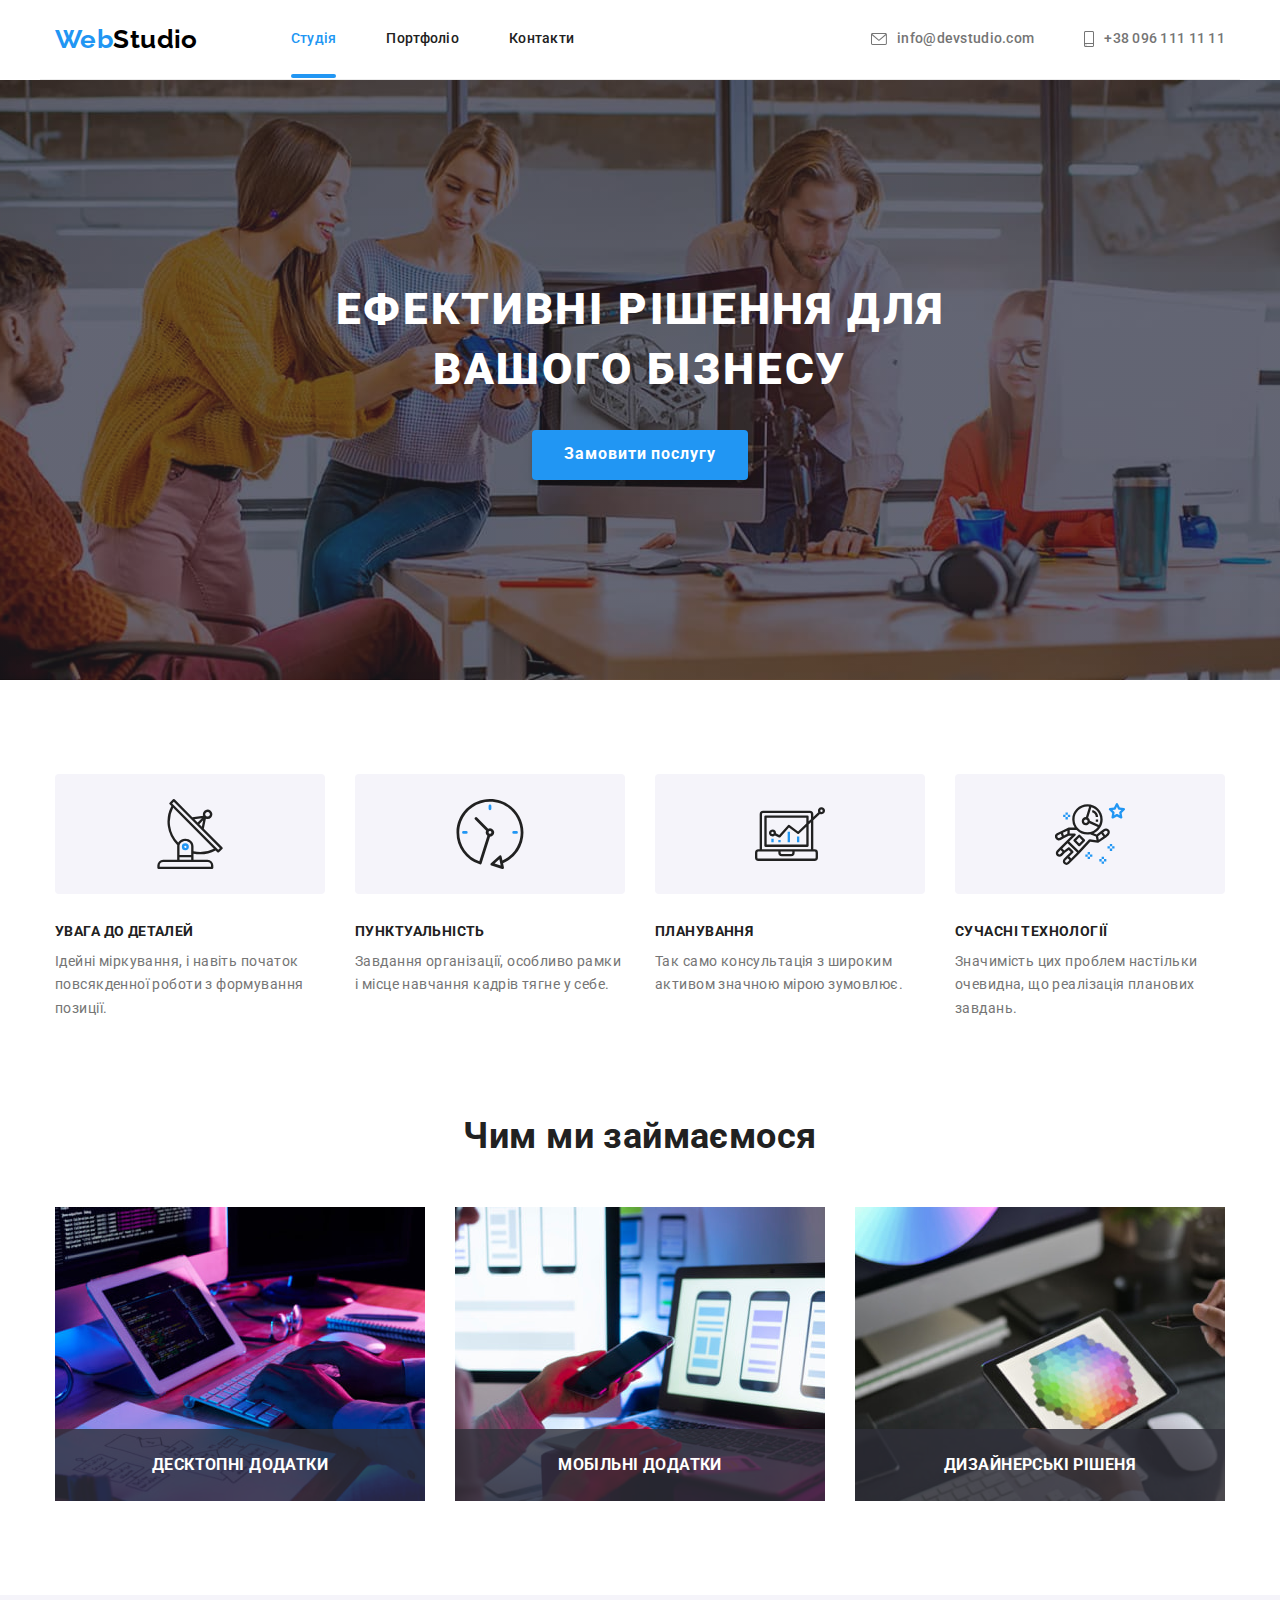
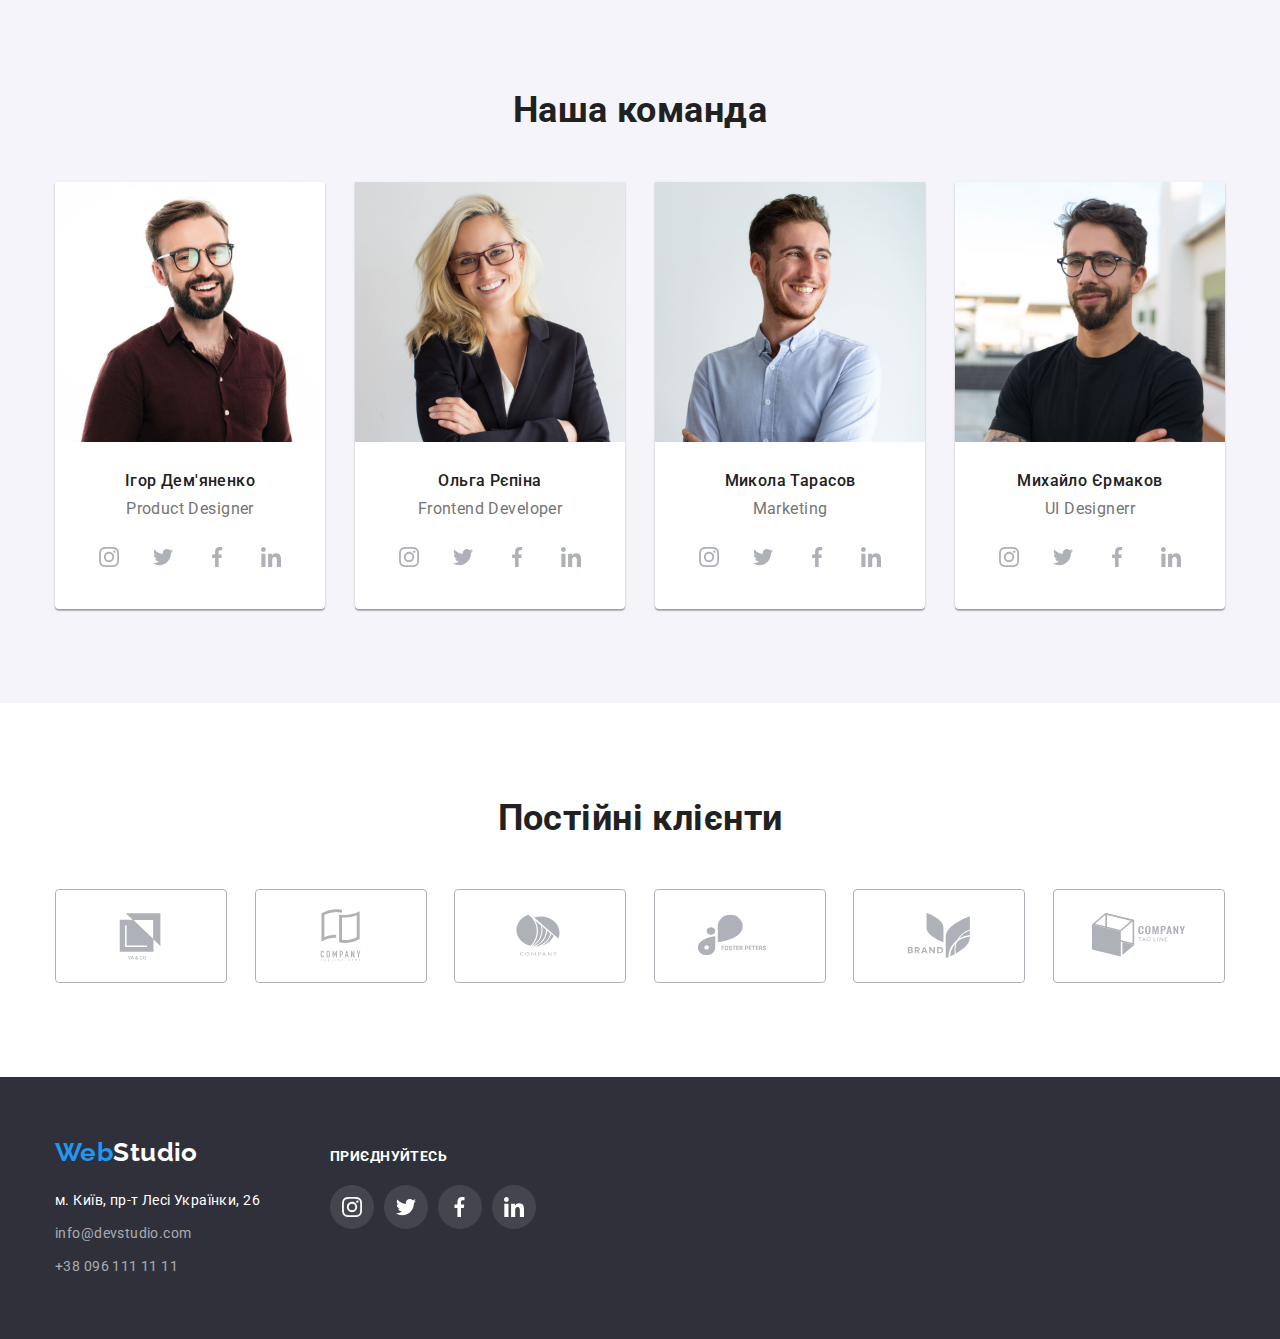
<file: index.html>
<!DOCTYPE html>
<html lang="uk">
  <head>
    <meta charset="UTF-8" />
    <meta http-equiv="X-UA-Compatible" content="IE=edge" />
    <meta name="viewport" content="width=device-width, initial-scale=1.0" />
    <title>WebStudio</title>
    <link rel="preconnect" href="https://fonts.googleapis.com" />
    <link rel="preconnect" href="https://fonts.gstatic.com" crossorigin />
    <link
      href="https://fonts.googleapis.com/css2?family=Raleway:wght@700&family=Roboto:wght@400;500;700;900&display=swap"
      rel="stylesheet"
    />
    <link
      rel="stylesheet"
      href="https://cdnjs.cloudflare.com/ajax/libs/modern-normalize/1.1.0/modern-normalize.min.css"
    />
    <link rel="stylesheet" href="css/styles.css" />
  </head>
  <body>
    <header class="header">
      <div class="container">
        <nav class="header-nav">
          <a class="logo" href="./index.html"><span class="logo-accent">Web</span>Studio</a>
          <ul class="nav-list">
            <li class="nav-item">
              <a class="nav-link nav-link-current" href="./index.html">Студія</a>
            </li>
            <li class="nav-item"><a class="nav-link" href="./portfolio.html">Портфоліо</a></li>
            <li class="nav-item"><a class="nav-link" href="/">Контакти</a></li>
          </ul>
        </nav>
        <ul class="contacts">
          <li class="contacts-item">
            <a class="contacts-link" href="mailto:info@devstudio.com">
              <svg class="icon-envelope" width="16" height="12">
                <use href="./images/icons.svg#icon-envelope"></use>
              </svg>
              <span>info@devstudio.com</span>
            </a>
          </li>
          <li class="contacts-item">
            <a class="contacts-link" href="tel:+380961111111">
              <svg class="icon-smartphone" width="10" height="16">
                <use href="./images/icons.svg#icon-smartphone"></use>
              </svg>
              <span>+38 096 111 11 11</span>
            </a>
          </li>
        </ul>
      </div>
    </header>

    <main>
      <section class="hero">
        <div class="container">
          <h1 class="hero-title">Ефективні рішення для вашого бізнесу</h1>
          <button class="hero-button" type="button" data-modal-open>Замовити послугу</button>
        </div>
      </section>
      <section class="qualities">
        <div class="container">
          <h2 class="visually-hidden">Якості</h2>
          <ul class="qualities-list">
            <li class="qualities-item">
              <div class="qualities-box">
                <svg class="qualities-icon" width="70" height="70">
                  <use href="./images/icons.svg#icon-antenna"></use>
                </svg>
              </div>
              <h3 class="qualities-title">УВАГА ДО ДЕТАЛЕЙ</h3>
              <p class="qualities-description">
                Ідейні міркування, і навіть початок повсякденної роботи з формування позиції.
              </p>
            </li>
            <li class="qualities-item">
              <div class="qualities-box">
                <svg class="qualities-icon" width="70" height="70">
                  <use href="./images/icons.svg#icon-clock"></use>
                </svg>
              </div>
              <h3 class="qualities-title">ПУНКТУАЛЬНІСТЬ</h3>
              <p class="qualities-description">
                Завдання організації, особливо рамки і місце навчання кадрів тягне у себе.
              </p>
            </li>
            <li class="qualities-item">
              <div class="qualities-box">
                <svg class="qualities-icon" width="70" height="70">
                  <use href="./images/icons.svg#icon-diagram"></use>
                </svg>
              </div>
              <h3 class="qualities-title">ПЛАНУВАННЯ</h3>
              <p class="qualities-description">
                Так само консультація з широким активом значною мірою зумовлює.
              </p>
            </li>
            <li class="qualities-item">
              <div class="qualities-box">
                <svg class="qualities-icon" width="70" height="70">
                  <use href="./images/icons.svg#icon-astronaut"></use>
                </svg>
              </div>
              <h3 class="qualities-title">СУЧАСНІ ТЕХНОЛОГІЇ</h3>
              <p class="qualities-description">
                Значимість цих проблем настільки очевидна, що реалізація планових завдань.
              </p>
            </li>
          </ul>
        </div>
      </section>
      <section class="activity-sphere">
        <div class="container">
          <h2 class="section-title">Чим ми займаємося</h2>
          <ul class="activity-list">
            <li class="activity-item">
              <img src="./images/box1.jpg" alt="людина друкує код" width="370" />
              <h3 class="activity-title">Десктопні додатки</h3>
            </li>
            <li class="activity-item">
              <img
                src="./images/box2.jpg"
                alt="людина працює за комп'ютером та тримає в руках телефон"
                width="370"
              />
              <h3 class="activity-title">Мобільні додатки</h3>
            </li>
            <li class="activity-item">
              <img
                src="./images/box3.jpg"
                alt="людина обирає колір з гамми на планшеті"
                width="370"
              />
              <h3 class="activity-title">Дизайнерські рішеня</h3>
            </li>
          </ul>
        </div>
      </section>
      <section class="team">
        <div class="container">
          <h2 class="section-title">Наша команда</h2>
          <ul class="team-list">
            <li class="team-item">
              <img
                class="team-img"
                src="./images/team1.jpg"
                alt="чоловік в червоній сорочці"
                width="270"
              />
              <div class="team-box">
                <h3 class="team-name">Ігор Дем'яненко</h3>
                <p class="team-desc">Product Designer</p>
                <ul class="socialnet-list">
                  <li class="socialnet-item">
                    <a class="socialnet-link" href="https://www.instagram.com/" target="_blank">
                      <svg class="socialnet-icon" width="20px" height="20px">
                        <use href="./images/icons.svg#icon-instagram"></use>
                      </svg>
                    </a>
                  </li>
                  <li class="socialnet-item">
                    <a class="socialnet-link" href="https://twitter.com/" target="_blank">
                      <svg class="socialnet-icon" width="20px" height="20px">
                        <use href="./images/icons.svg#icon-twitter"></use>
                      </svg>
                    </a>
                  </li>
                  <li class="socialnet-item">
                    <a class="socialnet-link" href="https://www.facebook.com/" target="_blank">
                      <svg class="socialnet-icon" width="20px" height="20px">
                        <use href="./images/icons.svg#icon-facebook"></use>
                      </svg>
                    </a>
                  </li>
                  <li class="socialnet-item">
                    <a class="socialnet-link" href="https://www.linkedin.com/" target="_blank">
                      <svg class="socialnet-icon" width="20px" height="20px">
                        <use href="./images/icons.svg#icon-linkedin"></use>
                      </svg>
                    </a>
                  </li>
                </ul>
              </div>
            </li>
            <li class="team-item">
              <img class="team-img" src="./images/team2.jpg" alt="жінка в окулярах" width="270" />
              <div class="team-box">
                <h3 class="team-name">Ольга Рєпіна</h3>
                <p class="team-desc">Frontend Developer</p>
                <ul class="socialnet-list">
                  <li class="socialnet-item">
                    <a class="socialnet-link" href="https://www.instagram.com/" target="_blank">
                      <svg class="socialnet-icon" width="20px" height="20px">
                        <use href="./images/icons.svg#icon-instagram"></use>
                      </svg>
                    </a>
                  </li>
                  <li class="socialnet-item">
                    <a class="socialnet-link" href="https://twitter.com/" target="_blank">
                      <svg class="socialnet-icon" width="20px" height="20px">
                        <use href="./images/icons.svg#icon-twitter"></use>
                      </svg>
                    </a>
                  </li>
                  <li class="socialnet-item">
                    <a class="socialnet-link" href="https://www.facebook.com/" target="_blank">
                      <svg class="socialnet-icon" width="20px" height="20px">
                        <use href="./images/icons.svg#icon-facebook"></use>
                      </svg>
                    </a>
                  </li>
                  <li class="socialnet-item">
                    <a class="socialnet-link" href="https://www.linkedin.com/" target="_blank">
                      <svg class="socialnet-icon" width="20px" height="20px">
                        <use href="./images/icons.svg#icon-linkedin"></use>
                      </svg>
                    </a>
                  </li>
                </ul>
              </div>
            </li>
            <li class="team-item">
              <img
                class="team-img"
                src="./images/team3.jpg"
                alt="чоловік в блакитній сорочці"
                width="270"
              />
              <div class="team-box">
                <h3 class="team-name">Микола Тарасов</h3>
                <p class="team-desc">Marketing</p>
                <ul class="socialnet-list">
                  <li class="socialnet-item">
                    <a class="socialnet-link" href="https://www.instagram.com/" target="_blank">
                      <svg class="socialnet-icon" width="20px" height="20px">
                        <use href="./images/icons.svg#icon-instagram"></use>
                      </svg>
                    </a>
                  </li>
                  <li class="socialnet-item">
                    <a class="socialnet-link" href="https://twitter.com/" target="_blank">
                      <svg class="socialnet-icon" width="20px" height="20px">
                        <use href="./images/icons.svg#icon-twitter"></use>
                      </svg>
                    </a>
                  </li>
                  <li class="socialnet-item">
                    <a class="socialnet-link" href="https://www.facebook.com/" target="_blank">
                      <svg class="socialnet-icon" width="20px" height="20px">
                        <use href="./images/icons.svg#icon-facebook"></use>
                      </svg>
                    </a>
                  </li>
                  <li class="socialnet-item">
                    <a class="socialnet-link" href="https://www.linkedin.com/" target="_blank">
                      <svg class="socialnet-icon" width="20px" height="20px">
                        <use href="./images/icons.svg#icon-linkedin"></use>
                      </svg>
                    </a>
                  </li>
                </ul>
              </div>
            </li>
            <li class="team-item">
              <img
                class="team-img"
                src="./images/team4.jpg"
                alt="чоловік в чорній футболці"
                width="270"
              />
              <div class="team-box">
                <h3 class="team-name">Михайло Єрмаков</h3>
                <p class="team-desc">UI Designerr</p>
                <ul class="socialnet-list">
                  <li class="socialnet-item">
                    <a class="socialnet-link" href="https://www.instagram.com/" target="_blank">
                      <svg class="socialnet-icon" width="20px" height="20px">
                        <use href="./images/icons.svg#icon-instagram"></use>
                      </svg>
                    </a>
                  </li>
                  <li class="socialnet-item">
                    <a class="socialnet-link" href="https://twitter.com/" target="_blank">
                      <svg class="socialnet-icon" width="20px" height="20px">
                        <use href="./images/icons.svg#icon-twitter"></use>
                      </svg>
                    </a>
                  </li>
                  <li class="socialnet-item">
                    <a class="socialnet-link" href="https://www.facebook.com/" target="_blank">
                      <svg class="socialnet-icon" width="20px" height="20px">
                        <use href="./images/icons.svg#icon-facebook"></use>
                      </svg>
                    </a>
                  </li>
                  <li class="socialnet-item">
                    <a class="socialnet-link" href="https://www.linkedin.com/" target="_blank">
                      <svg class="socialnet-icon" width="20px" height="20px">
                        <use href="./images/icons.svg#icon-linkedin"></use>
                      </svg>
                    </a>
                  </li>
                </ul>
              </div>
            </li>
          </ul>
        </div>
      </section>
      <section class="clients">
        <div class="container">
          <h2 class="section-title">Постійні клієнти</h2>
          <ul class="clients-list">
            <li class="clients-item">
              <a class="clients-link" href="https://www.softserveinc.com/uk-ua" target="_blank">
                <svg class="clients-icon" width="106" height="60">
                  <use href="./images/icons.svg#icon-client1"></use>
                </svg>
              </a>
            </li>
            <li class="clients-item">
              <a class="clients-link" href="https://www.softserveinc.com/uk-ua" target="_blank">
                <svg class="clients-icon" width="106" height="60">
                  <use href="./images/icons.svg#icon-client2"></use>
                </svg>
              </a>
            </li>
            <li class="clients-item">
              <a class="clients-link" href="https://www.softserveinc.com/uk-ua" target="_blank">
                <svg class="clients-icon" width="106" height="60">
                  <use href="./images/icons.svg#icon-client3"></use>
                </svg>
              </a>
            </li>
            <li class="clients-item">
              <a class="clients-link" href="https://www.softserveinc.com/uk-ua" target="_blank">
                <svg class="clients-icon" width="106" height="60">
                  <use href="./images/icons.svg#icon-client4"></use>
                </svg>
              </a>
            </li>
            <li class="clients-item">
              <a class="clients-link" href="https://www.softserveinc.com/uk-ua" target="_blank">
                <svg class="clients-icon" width="106" height="60">
                  <use href="./images/icons.svg#icon-client5"></use>
                </svg>
              </a>
            </li>
            <li class="clients-item">
              <a class="clients-link" href="https://www.softserveinc.com/uk-ua" target="_blank">
                <svg class="clients-icon" width="106" height="60">
                  <use href="./images/icons.svg#icon-client6"></use>
                </svg>
              </a>
            </li>
          </ul>
        </div>
      </section>
    </main>

    <footer class="footer">
      <div class="container">
        <div class="logo-addres">
          <a class="logo" href="./index.html"
            ><span class="logo-accent">Web</span><span class="logo-footer">Studio</span></a
          >
          <address class="address">
            <ul class="footer-list">
              <li class="footer-address">
                <a class="location" href="https://goo.gl/maps/51C25e15y96TkJEh6"
                  >м. Київ, пр-т Лесі Українки, 26</a
                >
              </li>
              <li class="footer-address">
                <a class="contacts-list" href="mailto:info@devstudio.com">info@devstudio.com</a>
              </li>
              <li class="footer-address">
                <a class="contacts-list" href="tel:+380961111111">+38 096 111 11 11</a>
              </li>
            </ul>
          </address>
        </div>
        <div class="join-in">
          <h3 class="join-in title">Приєднуйтесь</h3>
          <ul class="footer-socialnet list">
            <li class="footer-socialnet">
              <a class="footer-socialnet link" href="https://www.instagram.com/" target="_blank">
                <svg class="footer-socialnet icon" width="20px" height="20px">
                  <use href="./images/icons.svg#icon-instagram2"></use>
                </svg>
              </a>
            </li>
            <li class="footer-socialnet">
              <a class="footer-socialnet link" href="https://twitter.com/" target="_blank">
                <svg class="footer-socialnet icon" width="20px" height="20px">
                  <use href="./images/icons.svg#icon-twitter2"></use>
                </svg>
              </a>
            </li>
            <li class="footer-socialnet">
              <a class="footer-socialnet link" href="https://www.facebook.com/" target="_blank">
                <svg class="footer-socialnet icon" width="20px" height="20px">
                  <use href="./images/icons.svg#icon-facebook2"></use>
                </svg>
              </a>
            </li>
            <li class="footer-socialnet">
              <a class="footer-socialnet link" href="https://www.linkedin.com/" target="_blank">
                <svg class="footer-socialnet icon" width="20px" height="20px">
                  <use href="./images/icons.svg#icon-linkedin2"></use>
                </svg>
              </a>
            </li>
          </ul>
        </div>
      </div>
    </footer>

    <div class="backdrop is-hidden" data-modal>
      <div class="modal">
        <button type="button" class="button-close" data-modal-close>
          <svg width="18" height="18" class="icon-close">
            <use href="./images/icons.svg#modal-close"></use>
          </svg>
        </button>
      </div>
    </div>
    <script src="./modal.js"></script>

  </body>
</html>
</file>
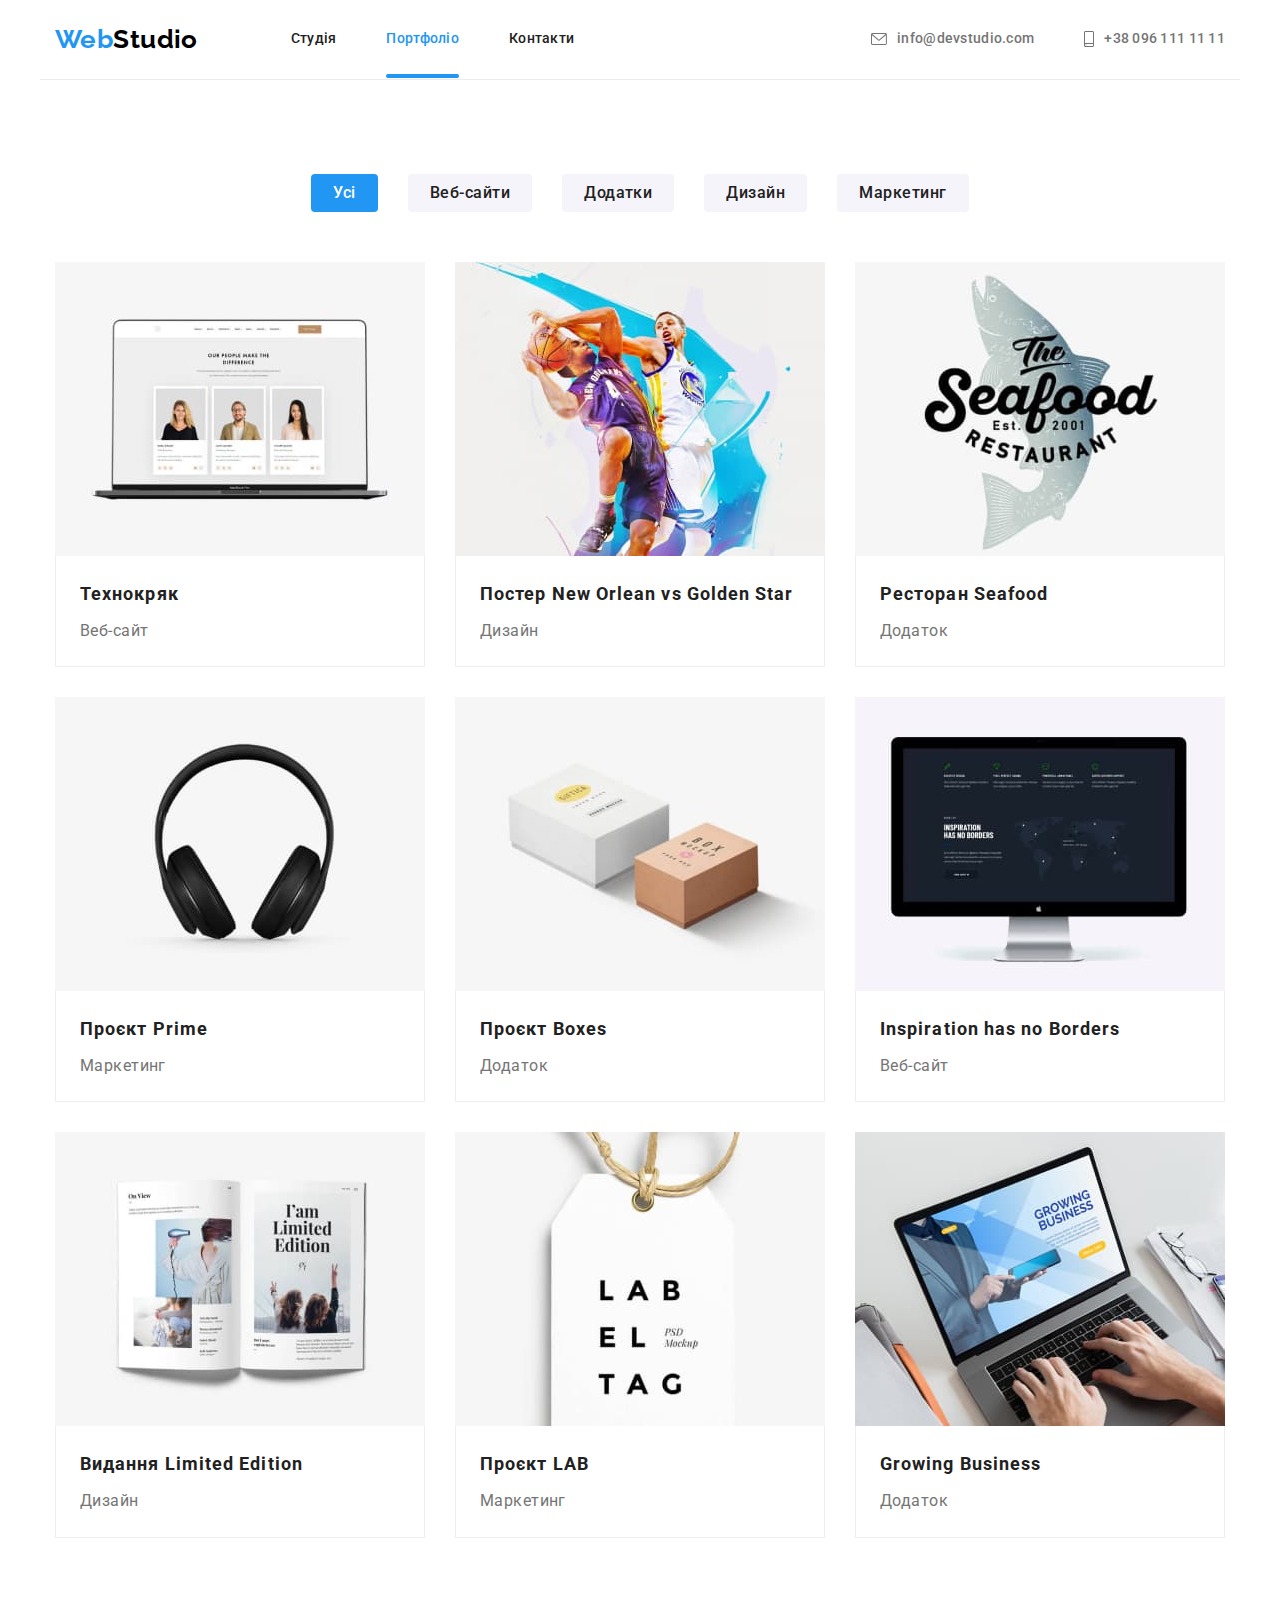
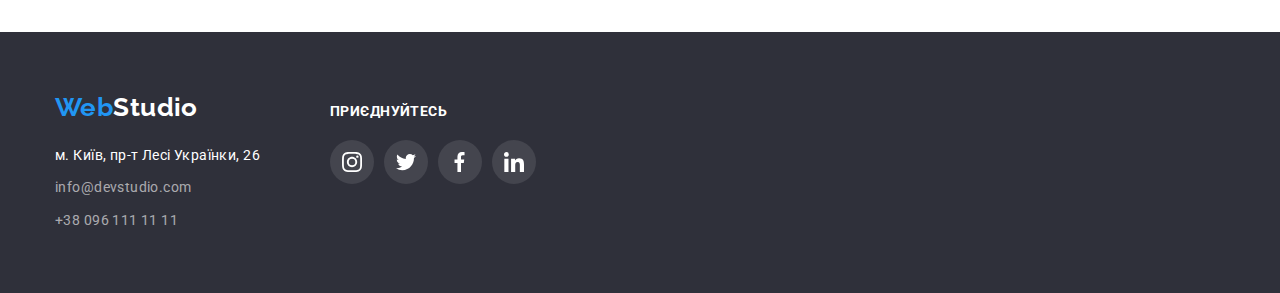
<file: portfolio.html>
<!DOCTYPE html>
<html lang="en">
<head>
    <meta charset="UTF-8">
    <meta http-equiv="X-UA-Compatible" content="IE=edge">
    <meta name="viewport" content="width=device-width, initial-scale=1.0">
    <title>Портфоліо</title>
    <link rel="preconnect" href="https://fonts.googleapis.com">
    <link rel="preconnect" href="https://fonts.gstatic.com" crossorigin>
    <link href="https://fonts.googleapis.com/css2?family=Raleway:wght@700&family=Roboto:wght@400;500;700;900&display=swap"
        rel="stylesheet">
    <link rel="stylesheet" href="https://cdnjs.cloudflare.com/ajax/libs/modern-normalize/1.1.0/modern-normalize.min.css">
    <link rel="stylesheet" href="css/styles.css">
</head>
<body>
    <header class="header">
      <div class="container">
        <nav class="header-nav">
          <a class="logo" href="./index.html"><span class="logo-accent">Web</span>Studio</a>
          <ul class="nav-list">
            <li class="nav-item">
              <a class="nav-link" href="./index.html">Студія</a>
            </li>
            <li class="nav-item"><a class="nav-link nav-link-current" href="./portfolio.html">Портфоліо</a></li>
            <li class="nav-item"><a class="nav-link" href="/">Контакти</a></li>
          </ul>
        </nav>
        <ul class="contacts">
          <li class="contacts-item">
            <a class="contacts-link" href="mailto:info@devstudio.com">
              <svg class="icon-envelope" width="16" height="12">
                <use href="./images/icons.svg#icon-envelope"></use>
              </svg>
              <span>info@devstudio.com</span>
            </a>
          </li>
          <li class="contacts-item">
            <a class="contacts-link" href="tel:+380961111111">
              <svg class="icon-smartphone" width="10" height="16">
                <use href="./images/icons.svg#icon-smartphone"></use>
              </svg>
              <span>+38 096 111 11 11</span>
            </a>
          </li>
        </ul>
      </div>
    </header>

    <main>
        <section class="portfolio-main">
            <div class="container"><h1 class="visually-hidden">Кнопочки</h1>
                <ul class="filter-list">
                    <li class="filter-item"> <button class="filter-button filter-button-active" type="button">Усі</button></li>
                    <li class="filter-item"> <button class="filter-button filter-btn-hov" type="button">Веб-сайти</button></li>
                    <li class="filter-item"> <button class="filter-button filter-btn-hov" type="button">Додатки</button></li>
                    <li class="filter-item"> <button class="filter-button filter-btn-hov" type="button">Дизайн</button></li=>
                    <li class="filter-item"> <button class="filter-button filter-btn-hov" type="button">Маркетинг</button></liclass=>
                </ul>
                
                <!--Examles-->
                <ul class="examples-list">
                    <li class="example-box">
                      <a class="examples-link"  href="">
                        <div class="example-overlay">
                          <img src="images/example1.jpg" width="370" alt="Технокряк">
                          <p class="overlay-desc"> Ресурс пропонує комплексні пропозиції з різним рівнем функціоналу та сервісів. Все це дозволить відвідувачу отримати вичерпні відомості про компанію чи приватну особу.</p>
                        </div>
                        <div class="box-border">
                            <h2 class="example-title">Технокряк</h2>
                            <p class="example-text">Веб-сайт</p>
                        </div>                        
                      </a>

                    </li>
                
                    <li class="example-box">
                      <a class="examples-link"  href="">
                        <div class="example-overlay">
                          <img src="images/example2.jpg" width="370" alt="Постер New Orlean vs Golden Star">
                          <p class="overlay-desc"> Ресурс пропонує комплексні пропозиції з різним рівнем функціоналу та сервісів. Все це дозволить відвідувачу отримати вичерпні відомості про компанію чи приватну особу.</p>
                        </div>
                        <div class="box-border">
                            <h2 class="example-title">Постер New Orlean vs Golden Star</h2>
                            <p class="example-text">Дизайн</p>
                        </div>
                      </a>
                    </li>
                
                    <li class="example-box">
                      <a class="examples-link"  href="">
                        <div class="example-overlay">
                          <img src="images/example3.jpg" width="370" alt="Ресторан Seafood">                        
                          <p class="overlay-desc"> Ресурс пропонує комплексні пропозиції з різним рівнем функціоналу та сервісів. Все це дозволить відвідувачу отримати вичерпні відомості про компанію чи приватну особу.</p>
                        </div>

                        <div class="box-border">
                          <h2 class="example-title">Ресторан Seafood</h2>
                          <p class="example-text">Додаток</p>
                        </div>
                      </a>
                    </li>

                
                    <li class="example-box">
                      <a class="examples-link"  href="">
                        <div class="example-overlay">
                          <img src="images/example4.jpg" width="370" alt="Проєкт Prime">
                          <p class="overlay-desc"> Ресурс пропонує комплексні пропозиції з різним рівнем функціоналу та сервісів. Все це дозволить відвідувачу отримати вичерпні відомості про компанію чи приватну особу.</p>
                        </div>
                        <div class="box-border">
                          <h2 class="example-title">Проєкт Prime</h2>
                          <p class="example-text">Маркетинг</p>
                        </div>
                      </a>
                    </li>

                    <li class="example-box">
                      <a class="examples-link"  href="">
                        <div class="example-overlay">
                          <img src="images/example5.jpg" width="370" alt="Проєкт Boxes">
                          <p class="overlay-desc"> Ресурс пропонує комплексні пропозиції з різним рівнем функціоналу та сервісів. Все це дозволить відвідувачу отримати вичерпні відомості про компанію чи приватну особу.</p>
                        </div>
                        <div class="box-border">
                            <h2 class="example-title">Проєкт Boxes</h2>
                            <p class="example-text">Додаток</p>
                        </div>
                      </a>
                    </li>
                
                    <li class="example-box">
                      <a class="examples-link"  href="">
                        <div class="example-overlay">
                          <img src="images/example6.jpg" width="370" alt="Inspiration has no Borders">
                          <p class="overlay-desc"> Ресурс пропонує комплексні пропозиції з різним рівнем функціоналу та сервісів. Все це дозволить відвідувачу отримати вичерпні відомості про компанію чи приватну особу.</p>
                        </div>
                        <div class="box-border">
                            <h2 class="example-title">Inspiration has no Borders</h2>
                            <p class="example-text">Веб-сайт</p>
                        </div>
                      </a>
                    </li>
                
                    <li class="example-box">
                      <a class="examples-link"  href="">
                        <div class="example-overlay">
                          <img src="images/example7.jpg" width="370" alt="Видання Limited Edition">
                         <p class="overlay-desc"> Ресурс пропонує комплексні пропозиції з різним рівнем функціоналу та сервісів. Все це дозволить відвідувачу отримати вичерпні відомості про компанію чи приватну особу.</p>
                        </div>
                        <div class="box-border">
                            <h2 class="example-title">Видання Limited Edition</h2>
                            <p class="example-text">Дизайн</p>
                        </div>
                        </a>                        
                    </li>
                
                    <li class="example-box">
                      <a class="examples-link"  href="">
                        <div class="example-overlay">
                          <img src="images/example8.jpg" width="370" alt="Проєкт LAB">
                          <p class="overlay-desc"> Ресурс пропонує комплексні пропозиції з різним рівнем функціоналу та сервісів. Все це дозволить відвідувачу отримати вичерпні відомості про компанію чи приватну особу.</p>
                        </div>
                        <div class="box-border">
                            <h2 class="example-title">Проєкт LAB</h2>
                            <p class="example-text">Маркетинг</p>
                        </div>
                      </a>                        
                    </li>
                
                    <li class="example-box">
                     <a class="examples-link"  href="">
                        <div class="example-overlay">
                          <img src="images/example9.jpg" width="370" alt="Growing Business">
                         <p class="overlay-desc"> Ресурс пропонує комплексні пропозиції з різним рівнем функціоналу та сервісів. Все це дозволить відвідувачу отримати вичерпні відомості про компанію чи приватну особу.</p>
                        </div>
                        <div class="box-border">
                            <h2 class="example-title">Growing Business</h2>
                            <p class="example-text">Додаток</p>
                        </div>   
                      </a>                         
                    </li>
                </ul>
            </div>
        </section>
    </main>
    
    <footer class="footer">
      <div class="container">
        <div class="logo-addres">
          <a class="logo" href="./index.html"
            ><span class="logo-accent">Web</span><span class="logo-footer">Studio</span></a
          >
          <address class="address">
            <ul class="footer-list">
              <li class="footer-address">
                <a class="location" href="https://goo.gl/maps/51C25e15y96TkJEh6"
                  >м. Київ, пр-т Лесі Українки, 26</a
                >
              </li>
              <li class="footer-address">
                <a class="contacts-list" href="mailto:info@devstudio.com">info@devstudio.com</a>
              </li>
              <li class="footer-address">
                <a class="contacts-list" href="tel:+380961111111">+38 096 111 11 11</a>
              </li>
            </ul>
          </address>
        </div>
        <div class="join-in">
          <h3 class="join-in title">Приєднуйтесь</h3>
          <ul class="footer-socialnet list">
            <li class="footer-socialnet">
              <a class="footer-socialnet link" href="https://www.instagram.com/" target="_blank">
                <svg class="footer-socialnet icon" width="20px" height="20px">
                  <use href="./images/icons.svg#icon-instagram2"></use>
                </svg>
              </a>
            </li>
            <li class="footer-socialnet">
              <a class="footer-socialnet link" href="https://twitter.com/" target="_blank">
                <svg class="footer-socialnet icon" width="20px" height="20px">
                  <use href="./images/icons.svg#icon-twitter2"></use>
                </svg>
              </a>
            </li>
            <li class="footer-socialnet">
              <a class="footer-socialnet link" href="https://www.facebook.com/" target="_blank">
                <svg class="footer-socialnet icon" width="20px" height="20px">
                  <use href="./images/icons.svg#icon-facebook2"></use>
                </svg>
              </a>
            </li>
            <li class="footer-socialnet">
              <a class="footer-socialnet link" href="https://www.linkedin.com/" target="_blank">
                <svg class="footer-socialnet icon" width="20px" height="20px">
                  <use href="./images/icons.svg#icon-linkedin2"></use>
                </svg>
              </a>
            </li>
          </ul>
        </div>
      </div>
    </footer>
</body>
</html>
</file>
<file: css/styles.css>
html {
  box-sizing: border-box;
}

*,
*::before,
*::after {
  box-sizing: inherit;
}

:root {
  --main-text: #212121;
  --secondary-text: #757575;
  --accent-color: #2196f3;
  --main-white: #ffffff;
  --hero-background-color: #2f303a;
  --primary-background: #f5f5f5;
  --secondary-background: #f5f4fa;
  --clear-black: #000000;
  --hover-accent-color: #188ce8;
  --portfolio-border: #eeeeee;
  --icon-color-main: #afb1b8;
   --icon-white: #ffffff;
}

h1,
h2,
h3,
h4,
h5,
h6,
p {
  margin: 0;
}

ul {
  list-style: none;
  padding: 0;
  margin: 0;
}

img {
  display: block;
  max-width: 100%;
  height: auto;
}

body {
  font-family: 'Roboto', sans-serif;
  letter-spacing: 0.03em;
  color: var(--main-text);
  font-size: 14px;
  line-height: 1.7;
  background-color: var(--main-white);
}

.container {
  max-width: 1200px;
  width: 100%;
  margin: 0 auto;
  padding-right: 15px;
  padding-left: 15px;
}

/* logo */

.logo {
  color: var(--clear-black);
  font-family: 'Raleway', sans-serif;
  font-weight: 700;
  font-size: 26px;
  line-height: 1.19;
  text-decoration: none;
  /* margin-right: 93px; */
}

.logo-accent {
  color: var(--accent-color);
}

/* header */

.header {
  background-color: var(--main-white);
}

.header .container {
  display: flex;
  align-items: center;
  padding-top: 24px;
  padding-bottom: 24px;
  border-bottom: 1px solid #ececec;
}

/* nav */

.header-nav {
  display: flex;
  align-items: center;
}

.nav-list {
  display: flex;
}

.nav-list .nav-link {
  transition: color 250ms cubic-bezier(0.4, 0, 0.2, 1);
}

.nav-item:not(:last-child) {
  margin-right: 50px;
}

.nav-list,
.contacts {
  list-style-type: none;
  font-weight: 500;
  line-height: 1.14;
  letter-spacing: 0.02em;
  margin-left: 93px;
}

.nav-link {
  text-decoration: none;
  color: inherit;
}

.nav-link-current {
  color: var(--accent-color);
  position: relative;
  padding-bottom: 32px;
}

.nav-link-current::after {
  content: "";
  position: absolute;
  width: 100%;
  height: 4px;
  display: block;
  bottom: 0;
  border-radius: 2px;
  background-color: var(--accent-color);
}

.nav-link:hover,
.nav-link:focus {
  color: var(--accent-color);
}


/* contacts */

.contacts {
  display: flex;
  margin-left: auto;
  align-items: center;
}

.contacts-item:not(:last-child) {
  margin-right: 50px;
}

.icon-envelope,
.icon-smartphone {
  margin-right: 10px;
  fill: var(--secondary-text);
}

.contacts-link {
  display: flex;
  align-items: center;
}

.contacts-link {
  text-decoration: none;
  color: var(--secondary-text);
}

.contacts .contacts-link,
.contacts .contacts-link {
  transition: color 250ms cubic-bezier(0.4, 0, 0.2, 1);
}
  

.contacts a:hover,
.contacts a:focus {
  color: var(--accent-color);
}

.contacts-link svg {
  transition: fill 250ms cubic-bezier(0.4, 0, 0.2, 1);
}

.contacts-link:hover svg {
  fill: var(--accent-color);
}

.contacts-link:focus svg {
  fill: var(--accent-color);
} 

/* hero */

.hero {
  background: var(--hero-background-color);
  text-align: center;
  padding-top: 200px;
  padding-bottom: 200px;
  background-image: linear-gradient(rgba(47, 48, 58, 0.4), rgba(47, 48, 58, 0.4)), url(../images/hero.jpg);
  max-width: 1600px;
  max-height: 600px;
  background-position: center;
  background-size: cover;
  margin-right: auto;
  margin-left: auto;
}

.hero-title {
  max-width: 694px;
  font-weight: 900;
  font-size: 44px;
  line-height: 1.36;
  letter-spacing: 0.06em;
  text-transform: uppercase;
  color: var(--main-white);
  margin-left: auto;
  margin-right: auto;
  margin-bottom: 30px;
}

.hero-button {
  min-width: 216px;
  min-height: 50px;
  background-color: var(--accent-color);
  color: var(--main-white);
  font-size: 16px;
  font-weight: 700;
  line-height: 1.8;
  border-style: none;
  border-radius: 4px;
  cursor: pointer;
  letter-spacing: 0.06em;
  padding: 10px 32px;
  box-shadow: 0px 4px 4px rgba(0, 0, 0, 0.15);
}



/* qualities */

.qualities {
  background-color: var(--main-white);
  padding-top: 94px;
  padding-bottom: 94px;
}

.visually-hidden {
  display: none;
}

.qualities-box {
  display: flex;
  width: 270px;
  height: 120px;
  border-radius: 4px;
  margin-bottom: 30px;
  justify-content: center;
  align-items: center;
  background-color: #f5f4fa;
}

.qualities-list {
  list-style-type: none;
  display: flex;
  flex-wrap: wrap;
}

.qualities-item:not(:last-child) {
  margin-right: 30px;
}

.qualities-title {
  line-height: 1.14;
  text-transform: uppercase;
  font-size: 14px;
  margin-top: 0;
  margin-bottom: 10px;
}

.qualities-description {
  line-height: 1.71;
  color: var(--secondary-text);
  max-width: 270px;
}

/* activity */

.activity-sphere {
  padding-top: 0px;
  padding-bottom: 94px;
}

.section-title {
  font-size: 36px;
  line-height: 1.17;
  text-align: center;
  margin-bottom: 50px;
}

.activity-list {
  list-style-type: none;
  display: flex;
}

.activity-item {
  position: relative;
}

.activity-item:not(:last-child) {
  margin-right: 30px;
}

.activity-title {
  text-transform: uppercase;
  background: rgba(47, 48, 58, 0.8);
  color: var(--main-white);
  position: absolute;
  bottom: 0;
  left: 0;
  width: 100%;
  text-align: center;
  padding-top: 27px;
  padding-bottom: 27px;
  line-height: 1.14;
}

/* team */

.team {
  background: var(--secondary-background);
  text-align: center;
  padding-top: 94px;
  padding-bottom: 94px;
}

.team-list {
  display: flex;
  flex-wrap: wrap;
}

.team-box {
  padding-bottom: 30px;
  padding-top: 30px;
}

.socialnet-list {
  display: flex;
  margin: 16px auto 0;
  width: 206px;
  justify-content: space-between;

}

.socialnet-link {
display: flex;
justify-content: center;
align-items: center;
width: 44px;
height: 44px;
border-radius: 50%;
fill: var(--icon-color-main);
}

.socialnet-link {
  fill: var(--icon-color-main);
}

.socialnet-link {
transition: fill 250ms cubic-bezier(0.4, 0, 0.2, 1), background-color 250ms cubic-bezier(0.4, 0, 0.2, 1);
}

.socialnet-link:hover,
.socialnet-link:focus {
  background-color: var(--accent-color);
  fill: var(--icon-white);
} 



.team-item {
  list-style-type: none;
  background-color: var(--main-white);
  box-shadow: 0px 1px 3px rgba(0, 0, 0, 0.12), 0px 1px 1px rgba(0, 0, 0, 0.14),
    0px 2px 1px rgba(0, 0, 0, 0.2);
  border-radius: 0px 0px 4px 4px;
  max-width: 270px;
}

.team-item:not(:last-child) {
  margin-right: 30px;
}

.team-name {
  font-weight: 500;
  line-height: 1.18;
  font-size: 16px;
  margin-bottom: 10px;
}

.team-desc {
  color: var(--secondary-text);
  line-height: 1.18;
  font-size: 16px;
}

/* section clients */

.clients {
  padding: 94px 0;
}

.clients .section-title {
  margin-bottom: 50px;
  margin-top: 0;
}

.clients-list {
  display: flex;
  justify-content: space-between;
}

.clients-list .clients-item {
  border: 1px solid var(--icon-color-main);
  border-radius: 4px;
}

.clients-link {
  display: flex;
  justify-content: center;
  width: 170px;
  height: 92px;
  align-items: center;
}

.clients-link .clients-icon {
  fill: var(--icon-color-main);
  transition: fill 250ms cubic-bezier(0.4, 0, 0.2, 1);  
}

.clients-list .clients-item:hover,
.clients-list .clients-item:focus {
  border-color: var(--accent-color);
}

.clients-link:hover .clients-icon,
.clients-link:focus .clients-icon {
  fill: var(--accent-color);
}


/* ---------portfolio main content----------- */
.portfolio-main {
  padding-top: 94px;
  padding-bottom: 94px;
}

.filter-list {
  list-style-type: none;
  display: flex;
  margin-bottom: 50px;
  justify-content: center;
}

.filter-item:not(:last-child) {
  margin-right: 30px;
}

.filter-button.filter-button-active {
  background-color: var(--accent-color);
  color: var(--main-white);
}

.filter-button {
  font-family: inherit;
  color: var(--main-text);
  background: var(--secondary-background);
  cursor: pointer;
  border-style: none;
  border-radius: 4px;
  font-weight: 500;
  font-size: 16px;
  line-height: 1.6;
  text-align: center;
  letter-spacing: 0.03em;
  padding: 6px 22px;
    transition: color 250ms cubic-bezier(0.4, 0, 0.2, 1), background-color 250ms cubic-bezier(0.4, 0, 0.2, 1), box-shadow 250ms cubic-bezier(0.4, 0, 0.2, 1);

}

.filter-btn-hover {
}

.filter-button:hover,
.filter-button:focus {
  color: var(--main-white);
  background-color: var(--accent-color);
  box-shadow: 0px 3px 1px rgba(0, 0, 0, 0.1), 0px 1px 2px rgba(0, 0, 0, 0.08),
    0px 2px 2px rgba(0, 0, 0, 0.12);
}

.examples-list {
  display: flex;
  flex-wrap: wrap;
  margin-top: -30px;
  margin-left: -30px;
}

.example-box {
  list-style-type: none;
  max-width: 370px;
  background-color: var(--main-white);
  margin-top: 30px;
  margin-left: 30px;
  transition: transform 250ms cubic-bezier(0.4, 0, 0.2, 1);
}

.example-box:hover,
.example-box:focus {
  box-shadow: 0px 1px 1px rgb(0 0 0 / 12%), 0px 4px 4px rgb(0 0 0 / 6%), 1px 4px 6px rgb(0 0 0 / 16%);
}

.examples-link {
  text-decoration: none;
  color: inherit;
}

.example-overlay {
  position: relative;
  overflow: hidden;
}

.examples-link:hover .overlay-desc {
  outline: none;
  transform: translateY(0);
}

.examples-link:focus .overlay-desc {
  outline: none;
  transform: translateY(0);
}

.overlay-desc {
  position:absolute;
  background: var(--accent-color);
  color: var(--main-white);
  font-size: 18px;
  width: 100%;
  height: 100%;
  top: 0;
  left: 0;
  line-height: 1.56;
  transform: translateY(100%);
  padding: 63px 24px;
  overflow: auto;
  transition: transform 250ms cubic-bezier(0.4, 0, 0.2, 1);
}

.box-border {
  border-right: 1px solid var(--portfolio-border);
  border-bottom: 1px solid var(--portfolio-border);
  border-left: 1px solid var(--portfolio-border);
  padding: 20px 24px;
}

.example-title {
  font-size: 18px;
  line-height: 2;
  letter-spacing: 0.06em;
  margin-bottom: 4px;
}

.example-text {
  color: var(--secondary-text);
  font-size: 16px;
  line-height: 1.9;
}

/* footer */

.footer {
  background: var(--hero-background-color);
  padding-top: 60px;
  padding-bottom: 60px;
}

.footer .container {
  display: flex;
}

.logo-footer {
  color: var(--main-white);
}

.footer-list {
  margin-top: 20px;
}

.footer-address {
  list-style-type: none;
  font-style: normal;
  line-height: 1.71;
}

.footer-address:not(:last-child) {
  margin-bottom: 9px;
}

.location {
  color: var(--main-white);
  text-decoration: none;
}

.contacts-list {
  color: rgba(255, 255, 255, 0.6);
  text-decoration: none;
  transition: color 250ms cubic-bezier(0.4, 0, 0.2, 1);
}

.contacts-list:hover,
.contacts-list:focus {
  color: var(--accent-color);
}

.logo-addres {
  margin-right: 70px;
}

.join-in {
  padding-top: 12px;
}

.join-in.title {
  color: var(--main-white);
  text-transform: uppercase;
  font-size: inherit;
  line-height: 1.14;
  margin: 0;
  padding: 0;
}

.footer-socialnet.list {
  display: flex;
  margin: 20px auto 0;
  width: 206px;
  justify-content: space-between;

}

.footer-socialnet .link {
display: block;
padding: 12px;
width: 44px;
height: 44px;
border-radius: 50%;
fill: var(--main-white);
background-color: rgba(255, 255, 255, 0.1);
border-radius: 50%;
}

.footer-socialnet .link {
  transition: fill 250ms cubic-bezier(0.4, 0, 0.2, 1), background-color 250ms cubic-bezier(0.4, 0, 0.2, 1);
}

.footer-socialnet .link:hover,
.footer-socialnet .link:focus {
  background-color: var(--accent-color);
}

.socialnet-link.socialnet-icon {
  fill: var(--icon-color-main)
}

/* BACKDROP */

.backdrop {
  position: fixed;
  width: 100%;
  height: 100%;
  background-color: rgba(0, 0, 0, 0.2);
  top: 0;
  left: 0;
  transition: opacity 250ms cubic-bezier(0.4, 0, 0.2, 1), visibility 250ms cubic-bezier(0.4, 0, 0.2, 1);
  visibility: visible;
}

.is-hidden {
  opacity: 0;
  pointer-events: none;
  visibility: hidden;
  
}

.modal {
  position: absolute;
  min-width: 528px;
  min-height: 521px;
  left: 50%;
  top: 50%;
  transform: translate(-50%, -50%);
  background-color: var(--main-white);
  box-shadow: 0px 1px 3px rgba(0, 0, 0, 0.12), 0px 1px 1px rgba(0, 0, 0, 0.14), 0px 2px 1px rgba(0, 0, 0, 0.2);
  border-radius: 4px;
}

.button-close {
  display: flex;
  position: absolute;
  top: 8px;
  right: 8px;
  background-color: var(--main-white);
  border-radius: 50%;
  cursor: pointer;
  align-items: center;
  justify-content: center;
  border: 1px solid rgba(78, 62, 62, 0.1);
  width: 30px;
  height: 30px;
  padding: 0;
  transition: color 250ms cubic-bezier(0.4, 0, 0.2, 1), border-color 250ms cubic-bezier(0.4, 0, 0.2, 1);
}

.button-close .icon-close {
  transition: fill 250ms cubic-bezier(0.4, 0, 0.2, 1);
}

.button-close:hover,
.button-close:focus {
  fill: var(--accent-color);
  border-color: var(--accent-color);
}
</file>
